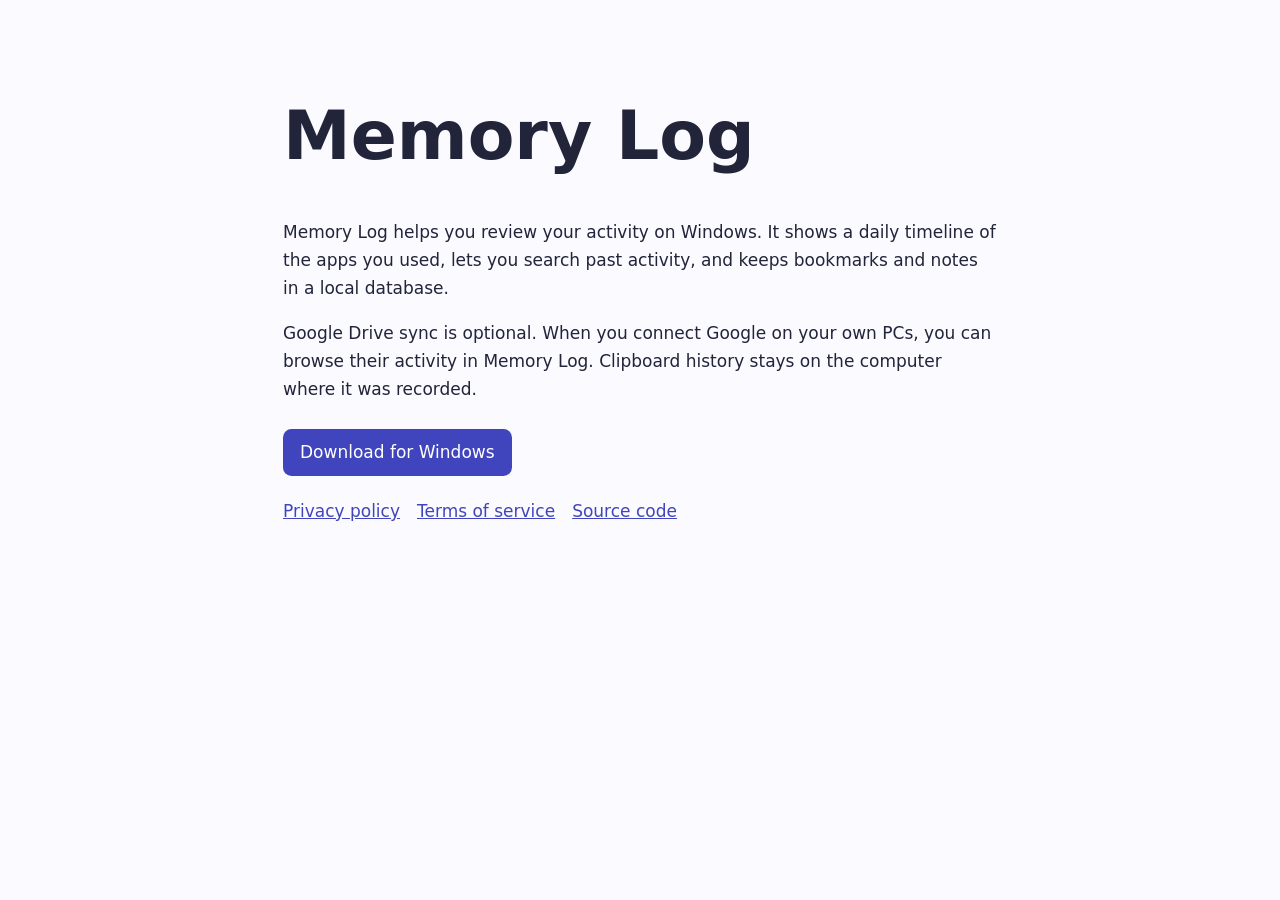
<file: docs/index.html>
<!doctype html>
<html lang="en">
<head>
  <meta charset="utf-8">
  <meta name="viewport" content="width=device-width, initial-scale=1">
  <meta name="description" content="Memory Log records your own Windows activity and can sync it across your personal PCs.">
  <title>Memory Log</title>
  <link rel="stylesheet" href="site.css">
</head>
<body>
  <main>
    <h1>Memory Log</h1>
    <p>Memory Log helps you review your activity on Windows. It shows a daily timeline
      of the apps you used, lets you search past activity, and keeps bookmarks and notes
      in a local database.</p>
    <p>Google Drive sync is optional. When you connect Google on your own PCs, you can
      browse their activity in Memory Log. Clipboard history stays on the computer where
      it was recorded.</p>
    <a class="download" href="https://github.com/pirat786/memory-log/releases">Download for Windows</a>
    <nav aria-label="Project information">
      <a href="privacy.html">Privacy policy</a>
      <a href="terms.html">Terms of service</a>
      <a href="https://github.com/pirat786/memory-log">Source code</a>
    </nav>
  </main>
</body>
</html>
</file>
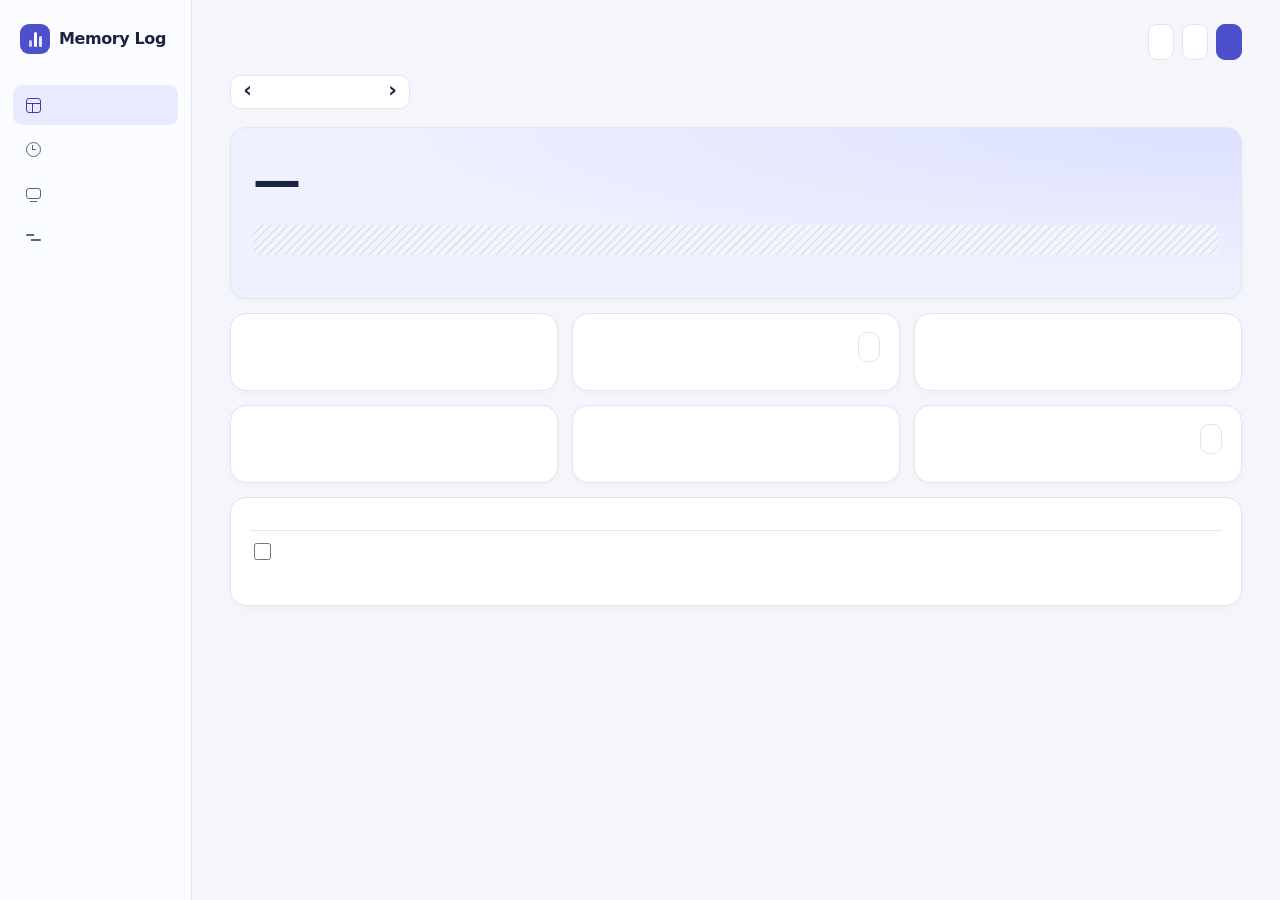
<file: ui/index.html>
<!doctype html>
<html lang="ru">
<head>
  <meta charset="utf-8">
  <meta name="viewport" content="width=device-width, initial-scale=1">
  <title>Memory Log</title>
  <script src="theme.js"></script>
  <link rel="stylesheet" href="style.css">
</head>
<body>
  <div class="app-shell">
    <aside class="sidebar">
      <div class="brand"><span class="brand-mark" aria-hidden="true"><i></i><i></i><i></i></span>Memory Log</div>
      <nav class="views" data-i18n-label="view.label">
        <button type="button" data-view="day" aria-controls="dayView" aria-current="page">
          <span class="nav-icon icon-day" aria-hidden="true"></span><span data-i18n="view.day"></span>
        </button>
        <button type="button" data-view="history" aria-controls="historyView">
          <span class="nav-icon icon-history" aria-hidden="true"></span><span data-i18n="view.history"></span>
        </button>
        <button type="button" data-view="system" aria-controls="systemView">
          <span class="nav-icon icon-system" aria-hidden="true"></span><span data-i18n="view.system"></span>
        </button>
        <button type="button" data-view="settings" aria-controls="settingsView">
          <span class="nav-icon icon-settings" aria-hidden="true"></span><span data-i18n="view.settings"></span>
        </button>
      </nav>
    </aside>

    <main>
      <header class="page-header">
        <h1 id="pageTitle" tabindex="-1" data-i18n="view.day"></h1>
        <div class="actions">
          <span id="status" class="status" role="status"></span>
          <button id="syncIndicator" class="small" type="button" data-i18n="sync.indicator" hidden></button>
          <button id="updateIndicator" class="small" type="button" data-i18n="update.indicator" hidden></button>
          <button id="themeToggle" type="button" data-i18n="theme.toggle"></button>
          <button id="pause" data-i18n="btn.pause"></button>
          <button id="mark" class="primary" data-i18n="btn.mark"></button>
        </div>
      </header>
      <div class="nav-row">
        <div id="dateNav" class="date-nav">
          <button id="prev" type="button" data-i18n-label="nav.prev">‹</button>
          <button id="date" class="date-picker" type="button" aria-haspopup="dialog" data-i18n-title="calendar.title" data-i18n="nav.today"></button>
          <button id="next" type="button" data-i18n-label="nav.next">›</button>
        </div>
        <select id="deviceScope" class="device-scope" data-i18n-label="sync.filter" hidden></select>
      </div>
      <div id="errorBox" class="error" role="alert" hidden></div>
      <div id="breakReminder" class="break-reminder" role="status" hidden>
        <span id="breakReminderText"></span>
        <button id="dismissBreak" class="small" type="button" data-i18n="break.dismiss"></button>
      </div>

      <div id="dayView" class="view" aria-labelledby="pageTitle">
        <section id="allDevicesOverview" hidden aria-labelledby="allDevicesTitle">
          <h2 id="allDevicesTitle" data-i18n="sync.all"></h2>
          <div id="allDevicesRows"></div>
        </section>
        <section class="hero" aria-labelledby="dayTrackTitle">
          <h2 id="dayTrackTitle" data-i18n="track.title"></h2>
          <div class="activity-total">
            <div class="big" id="total">—</div>
            <div class="muted" data-i18n="hero.caption"></div>
            <div class="day-delta muted" id="dayDelta"></div>
          </div>
          <div class="muted" id="rhythm"></div>
          <div id="dayTrack" class="day-track" role="group" aria-labelledby="dayTrackTitle">
            <div id="trackSegments" class="track-segments"></div>
            <div id="trackBookmarks" class="track-bookmarks"></div>
          </div>
          <div id="trackHours" class="track-hours" aria-hidden="true"></div>
          <div id="trackLegend" class="track-legend"></div>
          <div id="trackSelection" class="range-filter track-selection" hidden>
            <span id="trackSelectionLabel"></span>
            <button id="openTrackWindow" type="button" data-i18n="search.open_window"></button>
          </div>
        </section>

        <div class="overview-grid">
          <section>
            <h2 data-i18n="sec.activity"></h2>
            <div id="categories" class="bars"></div>
          </section>
          <section>
            <div class="card-heading">
              <h2 data-i18n="sec.week"></h2>
              <button id="openComparison" class="small" type="button" data-i18n="compare.open"></button>
            </div>
            <div id="week"></div>
          </section>
          <section>
            <h2 data-i18n="sec.apps"></h2>
            <div id="apps" class="bars"></div>
          </section>
          <section data-section="focus">
            <h2 data-i18n="sec.focus"></h2>
            <div id="focus"></div>
          </section>
          <section data-section="sites">
            <h2 data-i18n="sec.sites"></h2>
            <div id="sites" class="bars"></div>
            <div class="muted small-text" data-i18n="sites.note"></div>
          </section>
          <section data-section="goals">
            <div class="card-heading">
              <h2 data-i18n="sec.goals"></h2>
              <button id="addGoal" class="small" data-i18n="goal.add"></button>
            </div>
            <div id="goals"></div>
          </section>
        </div>
        <section data-section="comparison">
          <h2 id="comparisonTitle" tabindex="-1" data-i18n="compare.title"></h2>
          <form id="workHours" class="setting-row compare-hours">
            <label><input id="workOnly" type="checkbox"> <span data-i18n="compare.work_only"></span></label>
            <div id="workTimes" class="setting-actions" hidden>
              <input id="workStart" type="time" value="09:00" data-i18n-label="compare.work_start" required>
              <input id="workEnd" type="time" value="18:00" data-i18n-label="compare.work_end" required>
              <button type="submit" data-i18n="common.save"></button>
            </div>
          </form>
          <p class="muted small-text" data-i18n="compare.note"></p>
          <div id="comparison"></div>
        </section>
      </div>

      <div id="historyView" class="view" aria-labelledby="pageTitle" hidden>
        <section class="history-panel">
          <div class="history-header">
            <div class="tabs" role="group" data-i18n-label="hist.title">
              <button class="tab active" data-tab="windows" aria-pressed="true" data-i18n="hist.tab.windows"></button>
              <button class="tab" data-tab="clips" aria-pressed="false" data-i18n="hist.tab.clips"></button>
              <button class="tab" data-tab="bookmarks" aria-pressed="false" data-i18n="sec.bookmarks"></button>
              <button class="tab" data-tab="downloads" aria-pressed="false" data-i18n="sec.downloads"></button>
              <button class="tab" data-tab="all" aria-pressed="false" data-i18n="hist.tab.all"></button>
            </div>
            <button id="export" class="small" data-i18n="tools.export"></button>
          </div>
          <div id="exportMsg" class="muted" role="status"></div>
          <div id="historyFilter">
            <div id="historyRange" class="range-filter" hidden>
              <span id="rangeLabel"></span>
              <button id="clearRange" type="button" data-i18n="track.clear"></button>
            </div>
            <div class="history-controls">
              <input id="q" type="search" autocomplete="off" data-i18n-label="hist.search">
              <select id="windowOrder" data-i18n-label="hist.view" hidden>
                <option value="grouped" data-i18n="hist.view.grouped"></option>
                <option value="time" data-i18n="hist.view.time"></option>
              </select>
              <select id="clipKind" hidden>
                <option value="all" data-i18n="clip.kind.all"></option>
                <option value="text" data-i18n="clip.kind.text"></option>
                <option value="images" data-i18n="clip.kind.images"></option>
              </select>
            </div>
            <div class="note-row">
              <div id="tabNote" class="muted small-text"></div>
              <button id="clearClips" class="small" data-i18n="hist.clear" hidden></button>
            </div>
            <div id="list" class="timeline"></div>
          </div>
          <div id="bookmarks" class="timeline" hidden></div>
          <div id="downloads" class="timeline" hidden></div>
        </section>
      </div>

      <div id="systemView" class="view" aria-labelledby="pageTitle" hidden>
        <div class="system-grid">
          <section class="wide" aria-labelledby="sysSpecsTitle">
            <div class="card-heading">
              <h2 id="sysSpecsTitle" data-i18n="system.specs"></h2>
              <span id="sysLiveClock" class="muted small-text"></span>
            </div>
            <div id="sysSpecs" class="cards"></div>
            <div id="sysDisks" class="bars sys-disks"></div>
          </section>
          <section>
            <h2 data-i18n="sec.load"></h2>
            <div id="load" class="cards"></div>
            <div id="loadHours" class="chart"></div>
          </section>
          <section class="wide">
            <h2 data-i18n="sec.net"></h2>
            <div id="net" class="cards"></div>
            <div id="hours" class="chart"></div>
            <div class="muted small-text" data-i18n="net.note"></div>
          </section>
          <section class="wide">
            <h2 data-i18n="sec.procs"></h2>
            <div id="procs"></div>
          </section>
          <section class="wide" data-section="live_procs" aria-labelledby="liveProcsTitle">
            <div class="card-heading">
              <h2 id="liveProcsTitle" data-i18n="system.live_procs"></h2>
              <div class="live-proc-controls">
                <input id="procSearch" type="search" autocomplete="off" data-i18n-label="system.proc_search">
                <select id="procSort" data-i18n-label="system.proc_sort">
                  <option value="cpu" data-i18n="system.sort_cpu"></option>
                  <option value="mem" data-i18n="system.sort_mem"></option>
                </select>
                <button id="procRefresh" class="small" type="button" data-i18n="system.refresh"></button>
              </div>
            </div>
            <div id="liveProcMsg" class="muted small-text"></div>
            <div id="liveProcs" class="live-procs"></div>
          </section>
          <section>
            <h2 data-i18n="sec.health"></h2>
            <div id="health"></div>
          </section>
          <section class="wide" data-section="junk" aria-labelledby="junkTitle">
            <div class="card-heading">
              <h2 id="junkTitle" data-i18n="system.junk_title"></h2>
              <div class="live-proc-controls">
                <select id="junkAge" data-i18n-label="system.junk_age">
                  <option value="24" data-i18n="system.junk_age_24"></option>
                  <option value="1" data-i18n="system.junk_age_1"></option>
                  <option value="0" data-i18n="system.junk_age_0"></option>
                </select>
                <button id="scanJunk" class="small" type="button" data-i18n="system.junk_scan"></button>
                <button id="cleanJunk" class="small danger" type="button" data-i18n="system.junk_clean" hidden></button>
              </div>
            </div>
            <div id="junkMsg" class="muted small-text"></div>
            <div id="junkList"></div>
          </section>
          <section data-section="startup" aria-labelledby="startupTitle">
            <div class="card-heading">
              <h2 id="startupTitle" data-i18n="system.startup_title"></h2>
              <button id="refreshStartup" class="small" type="button" data-i18n="system.refresh"></button>
            </div>
            <div id="startupMsg" class="muted small-text"></div>
            <div id="startupList" class="live-procs"></div>
          </section>
          <section data-section="ports" aria-labelledby="portsTitle">
            <div class="card-heading">
              <h2 id="portsTitle" data-i18n="system.ports_title"></h2>
              <div class="live-proc-controls">
                <input id="portSearch" type="search" autocomplete="off" data-i18n-label="system.port_search">
                <button id="refreshPorts" class="small" type="button" data-i18n="system.refresh"></button>
              </div>
            </div>
            <div id="portsList" class="live-procs"></div>
          </section>
          <section class="wide" data-section="power" aria-labelledby="powerTitle">
            <div class="card-heading">
              <h2 id="powerTitle" data-i18n="system.power_title"></h2>
              <label class="section-toggle">
                <input id="keepAwake" type="checkbox">
                <span data-i18n="system.keep_awake"></span>
              </label>
            </div>
            <p class="muted small-text" data-i18n="system.power_note"></p>
            <div class="power-controls">
              <select id="powerCondition" data-i18n-label="system.power_cond">
                <option value="net_idle" data-i18n="system.cond_net"></option>
                <option value="cpu_idle" data-i18n="system.cond_cpu"></option>
                <option value="timer" data-i18n="system.cond_timer"></option>
              </select>
              <select id="powerDelay" data-i18n-label="system.power_delay">
                <option value="2" data-i18n="system.delay_2"></option>
                <option value="5" data-i18n="system.delay_5"></option>
                <option value="15" data-i18n="system.delay_15"></option>
                <option value="30" data-i18n="system.delay_30"></option>
                <option value="60" data-i18n="system.delay_60"></option>
              </select>
              <select id="powerAction" data-i18n-label="system.power_act">
                <option value="sleep" data-i18n="system.act_sleep"></option>
                <option value="shutdown" data-i18n="system.act_shutdown"></option>
              </select>
              <button id="powerApply" class="small" type="button" data-i18n="system.power_start"></button>
              <button id="powerCancel" class="small danger" type="button" data-i18n="system.power_cancel" hidden></button>
            </div>
            <div id="powerStatus" class="muted small-text"></div>
          </section>
        </div>
      </div>

      <div id="settingsView" class="view" aria-labelledby="pageTitle" hidden>
        <div id="toolMsg" class="settings-feedback muted" role="status"></div>
        <section class="settings-card" aria-labelledby="generalTitle">
          <h2 id="generalTitle" data-i18n="settings.general"></h2>
          <div class="setting-row">
            <label for="lang" data-i18n="lang.label"></label>
            <select id="lang"></select>
          </div>
          <div class="setting-row">
            <label for="themeMode" data-i18n="theme.toggle"></label>
            <select id="themeMode">
              <option value="system" data-i18n="theme.system"></option>
              <option value="light" data-i18n="theme.light"></option>
              <option value="dark" data-i18n="theme.dark"></option>
            </select>
          </div>
          <label class="setting-row">
            <span data-i18n="tools.autostart"></span>
            <input id="autostart" type="checkbox">
          </label>
          <div class="setting-row">
            <label for="breakMinutes" data-i18n="break.label"></label>
            <select id="breakMinutes">
              <option value="0" data-i18n="break.off"></option>
              <option value="45" data-i18n="break.45"></option>
              <option value="60" data-i18n="break.60"></option>
              <option value="90" data-i18n="break.90"></option>
            </select>
          </div>
          <label class="setting-row">
            <span data-i18n="widget.label"></span>
            <input id="widgetToggle" type="checkbox">
          </label>
          <label class="setting-row">
            <span>
              <span data-i18n="settings.layout_fix"></span>
              <span class="muted small-text" style="display:block" data-i18n="settings.layout_fix_hint"></span>
            </span>
            <input id="layoutFixToggle" type="checkbox">
          </label>
        </section>
        <section class="settings-card" aria-labelledby="recordingTitle">
          <h2 id="recordingTitle" data-i18n="settings.recording"></h2>
          <form id="idleSettings" class="setting-row">
            <label for="idleMinutes" data-i18n="idle.label"></label>
            <div class="setting-actions">
              <input id="idleMinutes" type="number" min="1" max="60" step="1" required disabled>
              <button id="saveIdle" type="submit" disabled data-i18n="common.save"></button>
            </div>
          </form>
          <form id="recordingSettings">
            <fieldset id="recordingFields" disabled>
              <label class="setting-row">
                <span data-i18n="record.clipboard"></span>
                <input id="recordClipboard" type="checkbox">
              </label>
              <div class="setting-row">
                <label for="retentionDays" data-i18n="record.retention"></label>
                <input id="retentionDays" type="number" min="0" max="3650" required>
              </div>
              <div class="recording-exclusions">
                <label for="excludedApps" data-i18n="record.excluded"></label>
                <textarea id="excludedApps" rows="3" maxlength="4096" aria-describedby="excludedHint"></textarea>
                <div id="excludedHint" class="muted small-text" data-i18n="record.excluded_hint"></div>
              </div>
              <button type="submit" data-i18n="common.save"></button>
            </fieldset>
          </form>
        </section>
        <section class="settings-card" aria-labelledby="dataTitle">
          <h2 id="dataTitle" data-i18n="settings.data"></h2>
          <button id="forget" class="danger" data-i18n="tools.forget"></button>
          <form id="deletePeriod" class="setting-row delete-period">
            <label><span data-i18n="record.from"></span><input id="deleteFrom" type="date" required></label>
            <label><span data-i18n="record.through"></span><input id="deleteThrough" type="date" required></label>
            <button type="submit" class="danger" data-i18n="record.delete"></button>
          </form>
        </section>
        <section class="settings-card" aria-labelledby="categoryRulesTitle">
          <h2 id="categoryRulesTitle" data-i18n="category.rules"></h2>
          <div id="categoryRules"></div>
        </section>
        <section class="settings-card" aria-labelledby="syncTitle">
          <h2 id="syncTitle" tabindex="-1" data-i18n="sync.title"></h2>
          <div id="syncStatus" class="muted" role="status"></div>
          <progress id="syncProgress" class="sync-progress" aria-labelledby="syncTitle" hidden></progress>
          <form id="syncSettings">
            <fieldset id="syncFields" disabled>
              <div class="setting-row">
                <label for="syncDeviceName" data-i18n="sync.device_name"></label>
                <input id="syncDeviceName" type="text" maxlength="64" required>
              </div>
              <div id="syncConnectFields">
                <label class="setting-row">
                  <span data-i18n="sync.history"></span><input id="syncHistory" type="checkbox">
                </label>
                <p class="muted small-text" data-i18n="sync.consent"></p>
              </div>
              <div class="sync-actions">
                <button id="syncConnect" type="submit" class="primary" data-i18n="sync.connect"></button>
                <button id="syncRename" type="submit" data-i18n="common.save" hidden></button>
                <button id="syncNow" type="button" data-i18n="sync.now" hidden></button>
                <button id="syncDisconnect" type="button" data-i18n="sync.disconnect" hidden></button>
              </div>
            </fieldset>
          </form>
          <div id="syncDevices" class="sync-devices"></div>
        </section>
        <section class="settings-card" aria-labelledby="sectionsTitle">
          <h2 id="sectionsTitle" data-i18n="settings.sections"></h2>
          <p class="muted small-text" data-i18n="settings.sections_note"></p>
          <div id="sectionToggles" class="section-toggles"></div>
        </section>
        <section id="updateSettings" class="settings-card" aria-labelledby="updateTitle" hidden>
          <h2 id="updateTitle" tabindex="-1" data-i18n="update.title"></h2>
          <p id="updateStatus" class="muted" role="status"></p>
          <button id="updateCheck" type="button" data-i18n="update.check"></button>
          <button id="updateInstall" type="button" class="primary" data-i18n="update.install" hidden></button>
        </section>
      </div>
    </main>
  </div>

  <dialog id="calendarDlg" aria-labelledby="calendarTitle">
    <div class="card-heading">
      <h3 id="calendarTitle" data-i18n="calendar.title"></h3>
      <form method="dialog"><button type="submit" class="small" data-i18n="common.cancel"></button></form>
    </div>
    <div class="calendar-nav">
      <button id="calendarPrev" type="button" data-i18n-label="calendar.prev">‹</button>
      <strong id="calendarMonth" aria-live="polite"></strong>
      <button id="calendarNext" type="button" data-i18n-label="calendar.next">›</button>
    </div>
    <div id="calendarDays" class="calendar-days"></div>
    <p class="muted small-text" data-i18n="calendar.legend"></p>
  </dialog>

  <dialog id="categoryDlg" aria-labelledby="categoryTitle">
    <form method="dialog">
      <h3 id="categoryTitle" data-i18n="category.edit"></h3>
      <p id="categoryTarget" class="muted"></p>
      <label for="categoryValue" data-i18n="category.label"></label>
      <select id="categoryValue"></select>
      <label for="categoryScope" data-i18n="category.scope"></label>
      <select id="categoryScope">
        <option value="visit" data-i18n="category.visit"></option>
        <option value="window" data-i18n="category.window"></option>
        <option value="app" data-i18n="category.app"></option>
      </select>
      <div class="row">
        <button value="cancel" data-i18n="common.cancel"></button>
        <button value="ok" class="primary" data-i18n="common.save"></button>
      </div>
    </form>
  </dialog>

  <dialog id="noteDlg">
    <form method="dialog">
      <h3 data-i18n="note.title"></h3>
      <input id="noteText" type="text" data-i18n-placeholder="note.ph" autocomplete="off">
      <div class="row">
        <button value="cancel" data-i18n="common.cancel"></button>
        <button value="ok" class="primary" data-i18n="common.save"></button>
      </div>
    </form>
  </dialog>

  <dialog id="goalDlg">
    <form method="dialog">
      <h3 data-i18n="goaldlg.title"></h3>
      <select id="goalCat"></select>
      <input id="goalMin" type="number" min="0" step="5" data-i18n-placeholder="goaldlg.ph">
      <div class="row">
        <button value="cancel" data-i18n="common.cancel"></button>
        <button value="ok" class="primary" data-i18n="common.save"></button>
      </div>
    </form>
  </dialog>

  <dialog id="clipImageDlg" class="clip-image-dlg">
    <div class="clip-image-dlg-head">
      <span id="clipImageMeta" class="muted small-text"></span>
      <button id="clipImageClose" type="button" class="small">✕</button>
    </div>
    <img id="clipImageFull" alt="">
  </dialog>

  <script src="i18n.js"></script>
  <script src="controls.js"></script>
  <script src="sync.js"></script>
  <script src="updater.js"></script>
  <script src="system.js"></script>
  <script src="history.js"></script>
  <script src="app.js"></script>
</body>
</html>
</file>
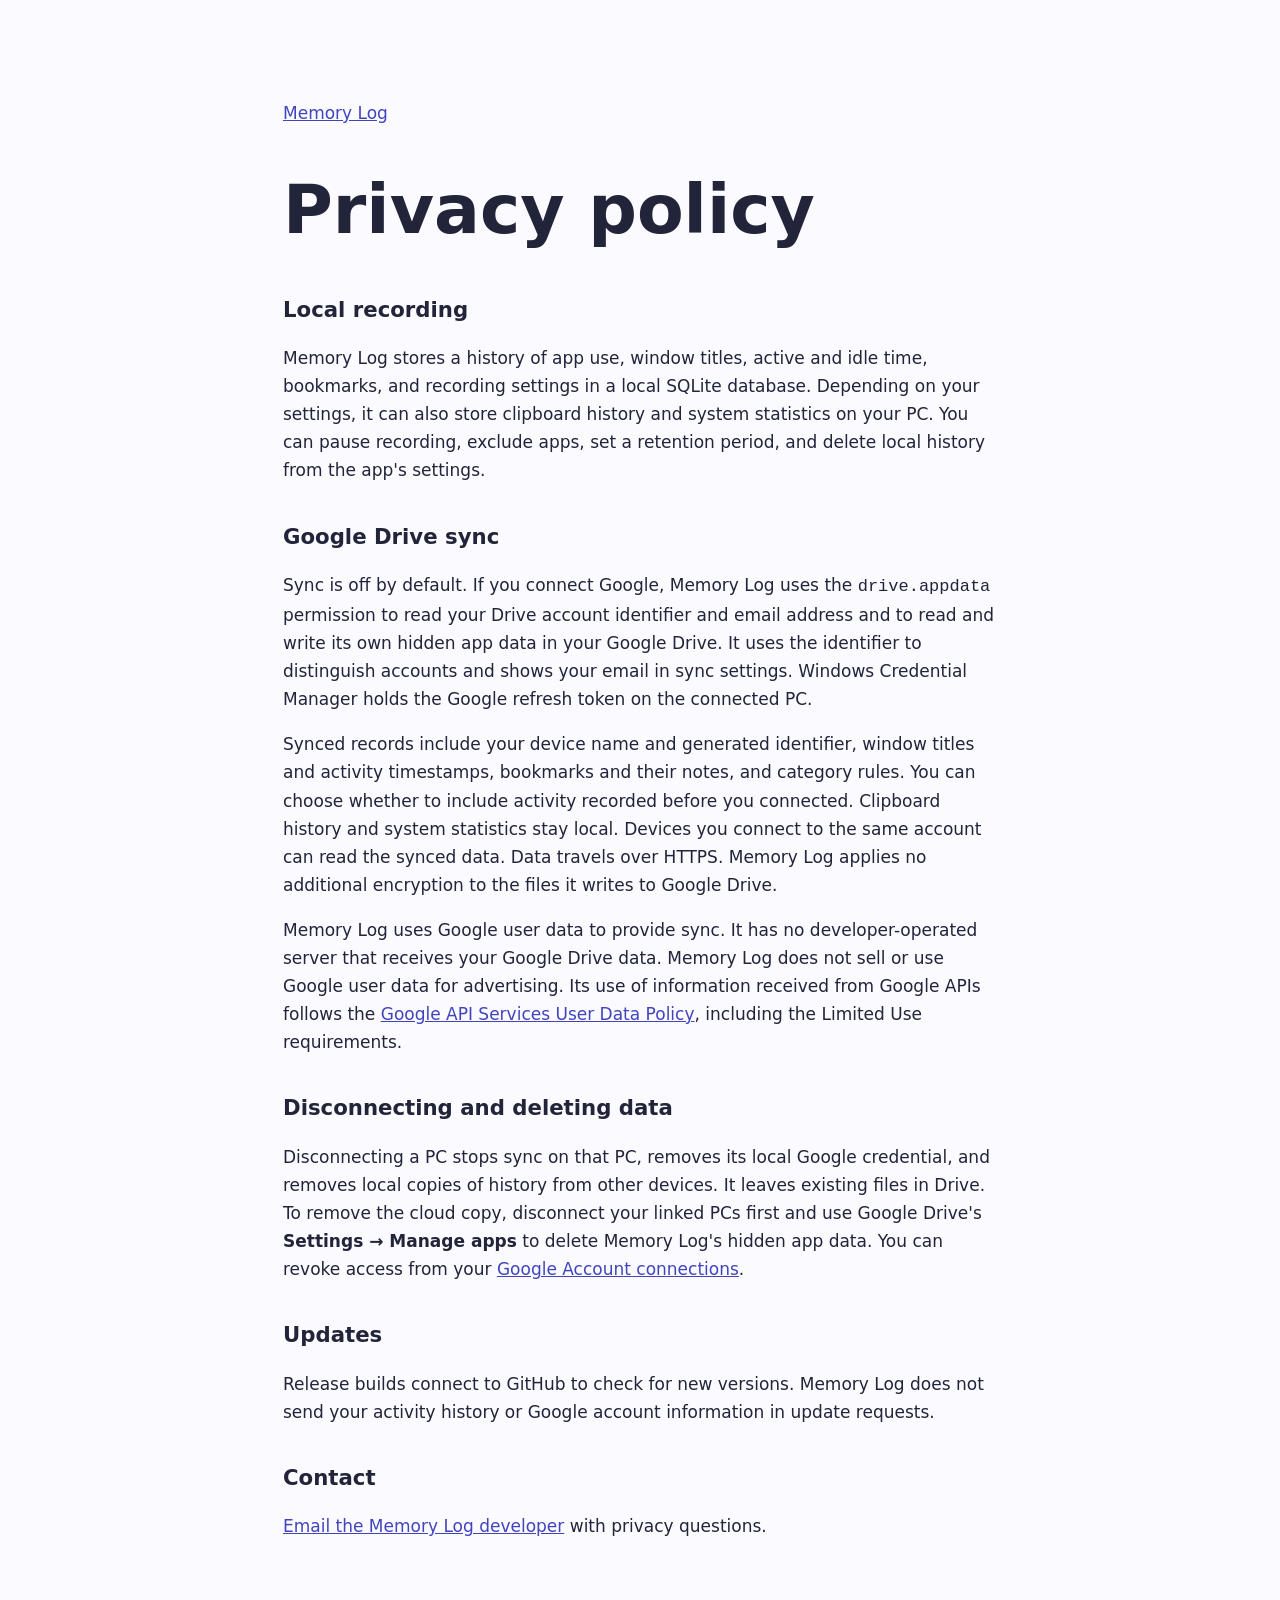
<file: docs/privacy.html>
<!doctype html>
<html lang="en">
<head>
  <meta charset="utf-8">
  <meta name="viewport" content="width=device-width, initial-scale=1">
  <title>Privacy policy · Memory Log</title>
  <link rel="stylesheet" href="site.css">
</head>
<body>
  <main>
    <a href="./">Memory Log</a>
    <h1>Privacy policy</h1>
    <h2>Local recording</h2>
    <p>Memory Log stores a history of app use, window titles, active and idle time,
      bookmarks, and recording settings in a local SQLite database. Depending on your
      settings, it can also store clipboard history and system statistics on your PC.
      You can pause recording, exclude apps, set a retention period, and delete local
      history from the app's settings.</p>
    <h2>Google Drive sync</h2>
    <p>Sync is off by default. If you connect Google, Memory Log uses the
      <code>drive.appdata</code> permission to read your Drive account identifier and
      email address and to read and write its own hidden app data in your Google Drive.
      It uses the identifier to distinguish accounts and shows your email in sync settings.
      Windows Credential Manager holds the Google refresh token on the connected PC.</p>
    <p>Synced records include your device name and generated identifier, window titles
      and activity timestamps, bookmarks and their notes, and category rules. You can
      choose whether to include activity recorded before you connected. Clipboard history
      and system statistics stay local. Devices you connect to the same account can
      read the synced data. Data travels over HTTPS. Memory Log applies no additional
      encryption to the files it writes to Google Drive.</p>
    <p>Memory Log uses Google user data to provide sync. It has no developer-operated
      server that receives your Google Drive data. Memory Log does not sell or use
      Google user data for advertising. Its use of information received from Google APIs
      follows the <a href="https://developers.google.com/terms/api-services-user-data-policy">Google API Services User Data Policy</a>,
      including the Limited Use requirements.</p>
    <h2>Disconnecting and deleting data</h2>
    <p>Disconnecting a PC stops sync on that PC, removes its local Google credential,
      and removes local copies of history from other devices. It leaves existing files
      in Drive. To remove the cloud copy, disconnect your linked PCs first and use
      Google Drive's <strong>Settings → Manage apps</strong> to delete Memory Log's
      hidden app data. You can revoke access from your
      <a href="https://myaccount.google.com/connections">Google Account connections</a>.</p>
    <h2>Updates</h2>
    <p>Release builds connect to GitHub to check for new versions. Memory Log does not
      send your activity history or Google account information in update requests.</p>
    <h2>Contact</h2>
    <p><a href="mailto:serezha.5300@gmail.com">Email the Memory Log developer</a> with privacy questions.</p>
  </main>
</body>
</html>
</file>
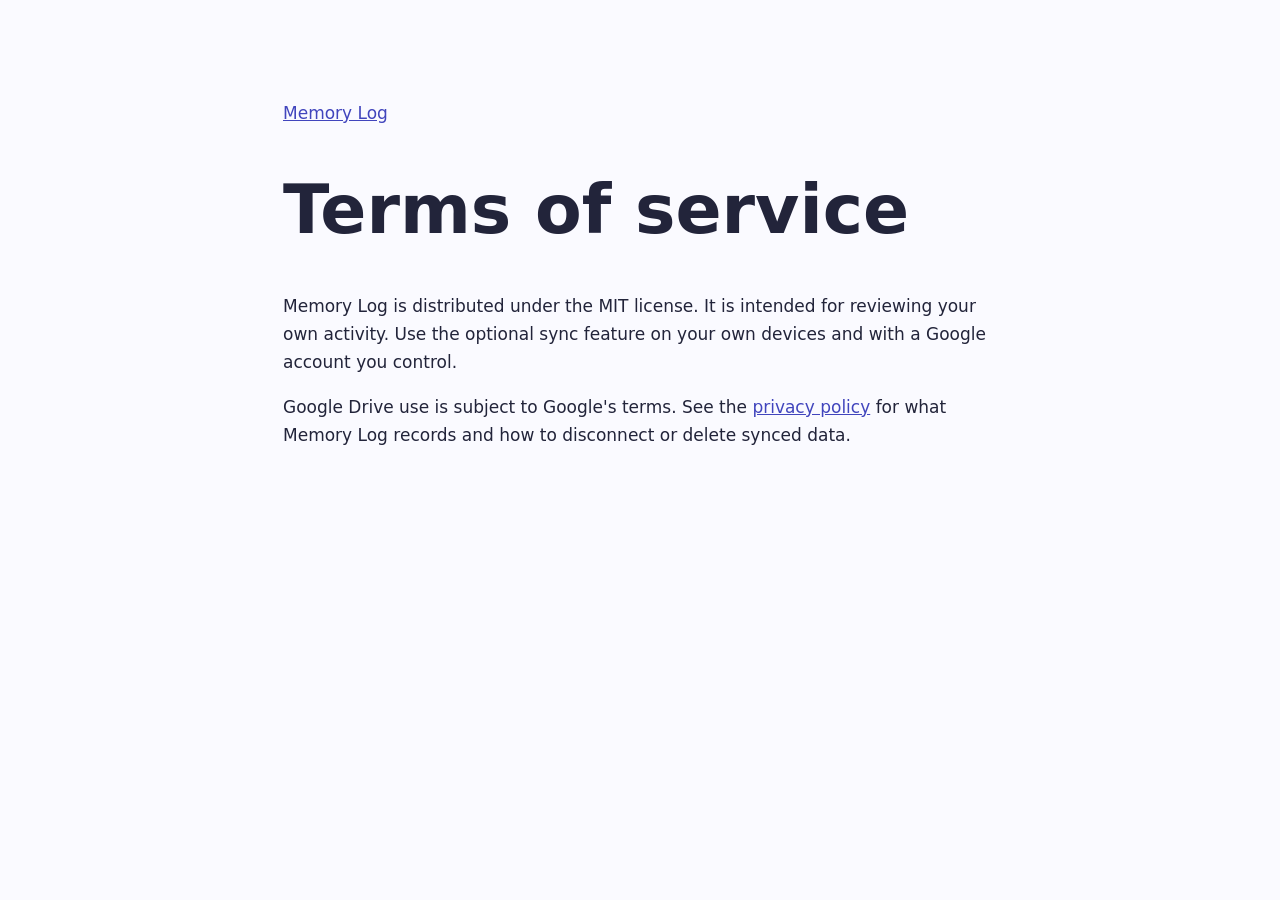
<file: docs/terms.html>
<!doctype html>
<html lang="en">
<head>
  <meta charset="utf-8">
  <meta name="viewport" content="width=device-width, initial-scale=1">
  <title>Terms of service · Memory Log</title>
  <link rel="stylesheet" href="site.css">
</head>
<body>
  <main>
    <a href="./">Memory Log</a>
    <h1>Terms of service</h1>
    <p>Memory Log is distributed under the MIT license.
      It is intended for reviewing your own activity. Use the optional sync feature
      on your own devices and with a Google account you control.</p>
    <p>Google Drive use is subject to Google's terms. See the
      <a href="privacy.html">privacy policy</a> for what Memory Log records and how
      to disconnect or delete synced data.</p>
  </main>
</body>
</html>
</file>
<file: docs/site.css>
:root {
  color-scheme: light dark;
  font: 17px/1.65 system-ui, sans-serif;
  color: light-dark(#22243a, #f1f1fa);
  background: light-dark(#fafaff, #141525);
}

main {
  max-width: 42rem;
  margin: clamp(2rem, 11vh, 7rem) auto;
  padding: 0 1.25rem;
}

h1 { font-size: clamp(2.3rem, 7vw, 4rem); line-height: 1.08; }
h2 { font-size: 1.25rem; margin-top: 2rem; }
a { color: light-dark(#4145bd, #bdbdff); }
.download {
  display: inline-block;
  margin: 0.5rem 0 1.25rem;
  padding: 0.55rem 1rem;
  border-radius: 0.5rem;
  color: white;
  background: #4145bd;
  text-decoration: none;
}

nav { display: flex; flex-wrap: wrap; gap: 0.45rem 1rem; }
</file>
<file: ui/style.css>
:root {
  color-scheme: light dark;
  --bg: light-dark(#f4f6fb, #111625);
  --sidebar: light-dark(#fbfcff, #161c2b);
  --card: light-dark(#fff, #1a2234);
  --surface: light-dark(#f3f5fb, #202a40);
  --text: light-dark(#1a2340, #eff2fb);
  --muted: light-dark(#56637f, #a7b3ce);
  --accent: light-dark(#4d50cc, #6669e4);
  --accent-text: light-dark(#383cb5, #c1c4ff);
  --accent-soft: light-dark(#e9eaff, #2e335d);
  --hero: light-dark(#f0f1ff, #232c4b);
  --hero-glow: light-dark(#dce0ff, #333e76);
  --line: light-dark(#e0e5f0, #303c56);
  --good: light-dark(#1d7e59, #76d9a9);
  --idle: light-dark(#945b16, #edbc72);
  --warn: light-dark(#b3384b, #ff9aa7);
  --shadow: 0 2px 6px light-dark(#24345e08, transparent);
}
:root[data-theme="light"] { color-scheme: light; }
:root[data-theme="dark"] { color-scheme: dark; }
* { box-sizing: border-box; }
[hidden] { display: none !important; }
body { margin: 0; background: var(--bg); color: var(--text); font: 14px/1.5 "Segoe UI Variable Text", "Segoe UI", system-ui, sans-serif; }
button, input, select { font: inherit; color: inherit; }
button, input:not([type="checkbox"]), select {
  border: 1px solid var(--line);
  background: var(--card);
  border-radius: 9px;
}
button { cursor: pointer; min-height: 36px; padding: 6px 12px; font-weight: 600; }
button:hover:not(:disabled) { border-color: var(--accent); }
button:disabled { opacity: .42; cursor: default; }
:focus-visible { outline: 2px solid var(--accent); outline-offset: 3px; }
button.small { min-height: 30px; padding: 4px 10px; font-size: 12px; }
button.primary { background: var(--accent); border-color: var(--accent); color: #fff; }
button.primary:hover:not(:disabled) { filter: brightness(1.09); }
button.danger { color: var(--warn); }
button.danger:hover:not(:disabled) { border-color: var(--warn); }
input:not([type="checkbox"]), select { min-height: 38px; padding: 7px 11px; }
input[type="checkbox"] { accent-color: var(--accent); inline-size: 17px; block-size: 17px; }
h1, h2, h3 { font-family: "Segoe UI Variable Display", "Segoe UI", system-ui, sans-serif; }
h1 { margin: 0; font-size: 31px; font-weight: 700; line-height: 1.15; letter-spacing: -.035em; }
h2 { margin: 0 0 14px; font-size: 16px; line-height: 1.3; letter-spacing: -.01em; }
h3 { margin: 0 0 10px; font-size: 16px; }
.muted { color: var(--muted); }
.small-text { font-size: 12px; }

.app-shell { display: grid; grid-template-columns: 192px minmax(0, 1fr); min-height: 100vh; }
.sidebar {
  position: sticky;
  top: 0;
  align-self: start;
  height: 100vh;
  padding: 24px 13px;
  border-inline-end: 1px solid var(--line);
  background: var(--sidebar);
}
.brand {
  display: flex;
  align-items: center;
  gap: 9px;
  padding-inline: 7px;
  font-size: 16px;
  font-weight: 750;
  letter-spacing: -.025em;
}
.brand-mark {
  display: flex;
  align-items: end;
  justify-content: center;
  gap: 2px;
  width: 30px;
  height: 30px;
  padding: 7px 5px;
  border-radius: 9px;
  background: var(--accent);
}
.brand-mark i { width: 3px; border-radius: 2px; background: #fff; }
.brand-mark i:nth-child(1) { height: 7px; opacity: .72; }
.brand-mark i:nth-child(2) { height: 15px; }
.brand-mark i:nth-child(3) { height: 11px; opacity: .86; }
.views { display: grid; gap: 4px; margin-top: 31px; }
.views button {
  background: transparent;
  border: 1px solid transparent;
  color: var(--muted);
  display: flex;
  align-items: center;
  gap: 10px;
  min-height: 40px;
  text-align: start;
}
.views button:hover:not(:disabled) { background: var(--surface); border-color: transparent; color: var(--text); }
.views button[aria-current="page"], .views button[aria-current="page"]:hover {
  background: var(--accent-soft);
  color: var(--accent-text);
}
.nav-icon { position: relative; flex: none; display: inline-block; width: 15px; height: 15px; }
.icon-day { border: 1.5px solid currentColor; border-radius: 3px; }
.icon-day::before, .icon-day::after { content: ""; position: absolute; background: currentColor; }
.icon-day::before { inset: 4px 0 auto; height: 1px; }
.icon-day::after { inset: 4px auto 0 5px; width: 1px; }
.icon-history { border: 1.5px solid currentColor; border-radius: 50%; }
.icon-history::after {
  content: "";
  position: absolute;
  inset: 2px auto auto 5px;
  width: 3px;
  height: 4px;
  border: solid currentColor;
  border-width: 0 0 1px 1px;
}
.icon-system { border: 1.5px solid currentColor; border-radius: 3px; height: 11px; align-self: center; }
.icon-system::after { content: ""; position: absolute; inset: auto 3px -4px; height: 1px; background: currentColor; }
.icon-settings::before, .icon-settings::after {
  content: "";
  position: absolute;
  inset-inline: 0;
  height: 2px;
  border-radius: 2px;
  background: currentColor;
}
.icon-settings::before { top: 4px; border-inline-end: 7px solid var(--sidebar); }
.icon-settings::after { bottom: 4px; border-inline-start: 5px solid var(--sidebar); }
.views button:hover .icon-settings::before, .views button:hover .icon-settings::after { border-color: var(--surface); }
.views button[aria-current="page"] .icon-settings::before,
.views button[aria-current="page"] .icon-settings::after { border-color: var(--accent-soft); }

main { width: min(100%, 1540px); margin-inline: auto; padding: 24px clamp(16px, 3vw, 38px) 32px; min-width: 0; }
.page-header { display: flex; justify-content: space-between; align-items: center; flex-wrap: wrap; gap: 12px; }
.actions { display: flex; align-items: center; flex-wrap: wrap; gap: 8px; }
.actions button { white-space: nowrap; }
#syncIndicator { display: inline-flex; align-items: center; gap: 6px; }
#syncIndicator::before { content: ""; inline-size: 6px; block-size: 6px; border-radius: 50%; background: var(--good); }
.status {
  display: inline-flex;
  align-items: center;
  gap: 5px;
  color: var(--muted);
  margin-inline-end: 4px;
  font-size: 12px;
}
.status::before { content: ""; background: currentColor; inline-size: 6px; block-size: 6px; border-radius: 50%; }
.status:empty { display: none; }
.status.ok { color: var(--good); }
.status.inactive { color: var(--idle); }
.status.bad { color: var(--warn); }
.nav-row { display: flex; align-items: center; flex-wrap: wrap; gap: 8px; margin-top: 15px; }
.nav-row:not(:has(> :not([hidden]))) { display: none; }
.date-nav {
  display: inline-flex;
  align-items: center;
  min-height: 34px;

  border: 1px solid var(--line);
  border-radius: 10px;
  background: var(--card);
  font-size: 13px;
  font-weight: 650;
  text-align: center;
}
.date-nav button { min-height: 31px; min-width: 33px; padding: 0 5px 3px; border-color: transparent; background: transparent; font-size: 21px; line-height: 1; }
.date-nav button:hover:not(:disabled) { border-color: transparent; background: var(--surface); }
.date-nav .date-picker { min-width: 112px; padding: 3px 8px; font-size: 13px; }
.device-scope { min-height: 34px; padding: 5px 11px; max-width: min(100%, 260px); font-size: 13px; }
.device-overview { display: grid; grid-template-columns: minmax(0, 1fr) auto; align-items: center; gap: 6px 12px; }
.device-overview .muted { font-size: 12px; }
.sync-actions { display: flex; flex-wrap: wrap; gap: 8px; }
.sync-progress { display: block; width: 100%; height: 8px; margin: 8px 0 12px; accent-color: var(--accent); }
.sys-disks { margin-top: 14px; }
.live-proc-controls { display: flex; flex-wrap: wrap; align-items: center; gap: 8px; }
.live-proc-controls input { min-height: 32px; padding: 4px 10px; width: 190px; }
.live-proc-controls select { min-height: 32px; padding: 4px 10px; }
.live-proc { display: grid; grid-template-columns: minmax(0, 1fr) auto auto; align-items: center; gap: 10px; }
.live-proc-name { overflow-wrap: anywhere; }
.live-proc-stats { font-variant-numeric: tabular-nums; white-space: nowrap; }
#liveProcMsg:empty { display: none; }
#liveProcMsg { margin-bottom: 8px; }
#junkMsg:empty, #startupMsg:empty { display: none; }
#junkMsg, #startupMsg { margin-bottom: 8px; }
.junk-row { display: grid; grid-template-columns: auto minmax(0, 1fr) auto; align-items: center; gap: 10px; cursor: pointer; }
.junk-size { font-variant-numeric: tabular-nums; font-weight: 650; padding: 2px 8px; border-radius: 6px; background: var(--surface); white-space: nowrap; }
.startup-row { display: grid; grid-template-columns: minmax(0, 1fr) auto; align-items: center; gap: 10px; cursor: pointer; }
.startup-cmd { overflow-wrap: anywhere; }
.port-row { display: grid; grid-template-columns: auto minmax(0, 1fr) auto; align-items: center; gap: 10px; }
.port-badge { font: 12px/1.4 Consolas, monospace; padding: 2px 6px; border-radius: 6px; background: var(--surface); }
.power-controls { display: flex; flex-wrap: wrap; align-items: center; gap: 8px; margin-bottom: 8px; }
.power-controls select { min-height: 32px; padding: 4px 10px; }
#powerStatus:empty { display: none; }
.clip-pinned { border-inline-start: 3px solid var(--accent); }
.section-hidden { display: none !important; }
.section-toggles { display: grid; grid-template-columns: repeat(2, minmax(0, 1fr)); gap: 6px 14px; }
.section-toggle { display: flex; align-items: center; gap: 8px; padding: 6px 0; cursor: pointer; }
.sync-devices { margin-top: 10px; }
.sync-device { display: grid; grid-template-columns: minmax(0, 1fr) auto; align-items: center; gap: 8px; }
.device-id { display: block; font: 12px/1.5 Consolas, monospace; color: var(--muted); overflow-wrap: anywhere; }
.error { margin-top: 15px; padding: 10px 14px; border: 1px solid currentColor; border-radius: 10px; color: var(--warn); overflow-wrap: anywhere; }
.break-reminder {
  display: flex;
  align-items: center;
  justify-content: space-between;
  gap: 12px;
  margin-top: 15px;
  padding: 10px 14px;
  border: 1px solid var(--accent);
  border-radius: 10px;
  background: var(--accent-soft);
  color: var(--accent-text);
  font-weight: 550;
}
.day-delta { font-size: 13px; margin-inline-start: auto; }
.day-delta:empty { display: none; }
.bar-link { cursor: pointer; border-radius: 7px; padding-inline: 5px; margin-inline: -5px; }
.bar-link:hover { background: var(--surface); }

.view { display: grid; gap: 14px; margin-top: 18px; }
section {
  min-width: 0;
  padding: 18px 19px;
  border: 1px solid var(--line);
  border-radius: 16px;
  background: var(--card);
  box-shadow: var(--shadow);
}
.overview-grid, .system-grid { display: grid; grid-template-columns: repeat(2, minmax(0, 1fr)); gap: 14px; }
.wide { grid-column: 1 / -1; }
.card-heading { display: flex; align-items: center; justify-content: space-between; flex-wrap: wrap; gap: 8px; margin-bottom: 10px; }
.card-heading h2 { margin: 0; }
.hero {
  background: radial-gradient(ellipse at top right, var(--hero-glow), transparent 65%), var(--hero);
  display: grid;
  padding: 20px 22px 17px;
}
.hero h2 { margin-bottom: 6px; }
.activity-total { display: flex; align-items: baseline; flex-wrap: wrap; column-gap: 9px; }
.activity-total .big { font-size: clamp(30px, 4.8vw, 48px); font-weight: 730; line-height: 1.1; letter-spacing: -.055em; }
.activity-total .muted { font-size: 13px; }
#rhythm { margin-top: 6px; font-size: 12px; }
#rhythm:empty { display: none; }

.day-track { margin-top: 8px; display: flex; flex-direction: column-reverse; }
.track-segments, .track-bookmarks, .track-hours { position: relative; }
.track-segments {
  height: 30px;
  border-radius: 7px;
  background: repeating-linear-gradient(135deg, var(--line) 0 2px, var(--surface) 2px 6px);
}
.track-bookmarks { height: 19px; }
.track-bookmarks:empty { height: 10px; }
.track-bookmark, .track-segment { position: absolute; border: 0; padding: 0; min-height: 0; }
.track-bookmark {
  top: 0;
  width: 13px;
  height: 20px;
  background: transparent;
  color: var(--text);
  transform: translateX(-50%);
}
.track-bookmark::before {
  content: "";
  display: block;
  margin-inline: auto;
  width: 7px;
  height: 7px;
  background: currentColor;
  transform: rotate(45deg);
}
.track-segment { top: 0; height: 100%; min-inline-size: 2px; border-radius: 3px; background: var(--category); }
.track-segment:hover, .track-segment:focus-visible, .track-segment[aria-pressed="true"] { z-index: 1; outline: 2px solid var(--text); outline-offset: 2px; }
.track-segments.has-hit .track-segment[aria-pressed="true"]:not(:hover):not(:focus-visible) { outline: 0; }
.track-segments.has-hit::after {
  content: "";
  position: absolute;
  inset-block: -3px;
  inset-inline-start: var(--hit-start);
  inline-size: var(--hit-width);
  min-inline-size: 2px;
  border: 2px solid var(--text);
  border-radius: 3px;
  pointer-events: none;
  z-index: 1;
}
.track-bookmark:focus-visible, .track-bookmark:hover { color: var(--accent-text); z-index: 1; }
.track-hours { height: 21px; margin-top: 5px; color: var(--muted); font-size: 11px; font-variant-numeric: tabular-nums; }
.track-hours span { position: absolute; transform: translateX(-50%); }
.track-hours [data-edge="start"] { transform: none; }
.track-hours [data-edge="end"] { transform: translateX(-100%); }
.track-legend { display: flex; flex-wrap: wrap; gap: 5px 13px; color: var(--muted); font-size: 12px; }
.legend-item { display: inline-flex; align-items: center; gap: 5px; }
.legend-item::before {
  content: "";
  width: 9px;
  height: 9px;
  border-radius: 2px;
  background: var(--category, repeating-linear-gradient(135deg, var(--line) 0 2px, var(--surface) 2px 4px));
}
.legend-bookmark::before { background: var(--text); transform: scale(.8) rotate(45deg); }
[data-category="work"] { --category: #6574e1; }
[data-category="communication"] { --category: #1b9c91; }
[data-category="social"] { --category: #b45fac; }
[data-category="entertainment"] { --category: #c77227; }
[data-category="shopping"] { --category: #be5b77; }
[data-category="study"] { --category: #6a9b44; }
[data-category="games"] { --category: #885bd3; }
[data-category="other"] { --category: #758098; }

.bar { display: grid; grid-template-columns: minmax(0, 2fr) minmax(28px, 2fr) minmax(56px, auto); align-items: center; gap: 8px; margin: 8px 0; font-size: 13px; }
.bar > :last-child { text-align: end; font-variant-numeric: tabular-nums; }
.track { background: var(--surface); border-radius: 6px; height: 6px; overflow: hidden; }
.fill { background: var(--category, var(--accent)); height: 100%; border-radius: inherit; }
.fill.over { background: var(--warn); }
.week-chart { display: grid; grid-template-columns: repeat(7, minmax(0, 1fr)); gap: clamp(2px, .6vw, 8px); }
.week-chart .week-day {
  min-width: 0;
  padding: 5px 2px 3px;
  display: grid;
  justify-items: center;
  gap: 5px;
  border-color: transparent;
  background: transparent;
  color: var(--muted);
  font-size: 11px;
}
.week-chart .week-day:hover, .week-chart .week-day[aria-current="date"] { background: var(--accent-soft); color: var(--accent-text); }
.week-track {
  position: relative;
  align-self: end;
  width: min(64%, 25px);
  height: 71px;
  border-radius: 5px;
  background: var(--surface);
}
.week-fill { position: absolute; inset: auto 0 0; border-radius: inherit; background: var(--category, var(--accent)); }
.week-label { white-space: nowrap; }

.item { padding: 9px 0; border-top: 1px solid var(--line); overflow-wrap: anywhere; }
.item:first-child { border-top: 0; }
.cards { display: grid; grid-template-columns: repeat(auto-fit, minmax(min(100%, 142px), 1fr)); gap: 9px; }
.card { background: var(--surface); border: 1px solid var(--line); border-radius: 11px; padding: 10px 12px; }
.card .v { font-size: 23px; font-weight: 650; margin-block: 2px; }
.card .muted { font-size: 12px; }
.chart { display: flex; align-items: flex-end; gap: 3px; height: 80px; margin-top: 14px; }
.chart:empty { display: none; }
.col { flex: 1; background: var(--accent); border-radius: 3px 3px 0 0; min-height: 2px; opacity: .85; }

.history-header { display: flex; justify-content: space-between; align-items: center; flex-wrap: wrap; gap: 8px; padding-bottom: 12px; border-bottom: 1px solid var(--line); }
.tabs { display: flex; flex-wrap: wrap; gap: 3px; }
.tab { min-height: 31px; padding: 4px 9px; border-color: transparent; color: var(--muted); font-size: 13px; }
.tab.active { background: var(--accent-soft); color: var(--accent-text); }
#export { white-space: nowrap; }
#historyFilter { margin-top: 12px; }
.history-controls { display: flex; flex-wrap: wrap; align-items: center; gap: 8px; }
#q { flex: 1 1 220px; min-width: 0; max-width: 460px; }
#exportMsg, .settings-feedback { padding: 9px 0; overflow-wrap: anywhere; }
#exportMsg:empty, .settings-feedback:empty { display: none; }
#bookmarks, #downloads { margin-top: 10px; }
.range-filter { display: flex; align-items: center; flex-wrap: wrap; gap: 8px 12px; margin-bottom: 9px; }
.range-filter span { border-radius: 7px; background: var(--accent-soft); color: var(--accent-text); padding: 5px 9px; }
.range-filter button { min-height: 30px; padding: 4px 8px; font-size: 12px; }
.timeline { max-height: max(270px, calc(100vh - 300px)); overflow: auto; }
.live-procs { max-height: 250px; overflow: auto; }
.startup-badge { font: 11px/1.3 Consolas, monospace; padding: 1px 5px; border-radius: 5px; background: var(--surface); color: var(--muted); margin-inline-start: 6px; }
.hist { display: grid; grid-template-columns: minmax(104px, max-content) minmax(0, 1fr) auto; gap: 10px; align-items: baseline; padding-inline: 8px; }
.hist.selected { background: var(--accent-soft); border-radius: 7px; }
.hist[data-category] { border-inline-start: 3px solid var(--category); }
.hour-mark { padding: 8px; border-bottom: 1px solid var(--line); color: var(--muted); font-size: 12px; font-weight: 650; }
.break-row { padding: 5px 8px; background: var(--surface); color: var(--muted); font-size: 12px; }
.history-block summary { cursor: pointer; }
.history-block:not(:first-child) > summary { border-top: 1px solid var(--line); }
.history-block summary:hover { background: var(--surface); }
.history-block summary .tl-name::after {
  content: "";
  display: inline-block;
  margin-inline-start: .55em;
  width: .45em;
  height: .45em;
  border: solid currentColor;
  border-width: 0 1px 1px 0;
  transform: translateY(-.15em) rotate(45deg);
}
.history-block[open] summary .tl-name::after { transform: translateY(.02em) rotate(225deg); }
.block-titles { padding: 0 8px 8px 20px; color: var(--muted); font-size: 13px; overflow-wrap: anywhere; }
.detail { padding-block: 2px; }
.visit-totals { display: flex; align-items: baseline; justify-content: end; gap: 7px; white-space: nowrap; }
.visit-count { padding: 1px 5px; border-radius: 4px; background: var(--surface); color: var(--muted); font-size: 12px; }
.visit-list { list-style: none; margin: 0 8px 8px 20px; padding: 0 10px; border-inline-start: 1px solid var(--line); }
.visit { display: flex; align-items: baseline; justify-content: space-between; gap: 8px; padding-block: 3px; color: var(--muted); font-size: 12px; font-variant-numeric: tabular-nums; }
.visit-actions { display: flex; flex-wrap: wrap; justify-content: end; align-items: center; gap: 4px 8px; }
.track-selection { margin: 10px 0 0; }
.tl-time { color: var(--muted); font-variant-numeric: tabular-nums; overflow-wrap: anywhere; }
.hist .tl-name { white-space: pre-wrap; overflow-wrap: anywhere; }
.note-row { display: flex; justify-content: space-between; align-items: center; gap: 10px; margin: 8px 0; }
.btns { display: inline-flex; flex-wrap: wrap; gap: 4px; }

#settingsView { display: block; columns: 2; column-gap: 14px; }
#settingsView > .settings-feedback { column-span: all; }
.settings-card { break-inside: avoid; margin-bottom: 14px; }
.setting-row { display: flex; align-items: center; justify-content: space-between; flex-wrap: wrap; gap: 8px; padding-block: 9px; border-top: 1px solid var(--line); }
.setting-actions { display: flex; align-items: center; gap: 6px; }
#idleMinutes { width: 70px; }
#retentionDays { width: 86px; }
fieldset { margin: 0; padding: 0; border: 0; min-width: 0; }
textarea { display: block; width: 100%; resize: vertical; color: inherit; font: inherit; background: var(--card); border: 1px solid var(--line); border-radius: 9px; padding: 8px 10px; }
.recording-exclusions { display: grid; gap: 5px; margin-bottom: 12px; }
.delete-period { margin-top: 12px; justify-content: start; align-items: end; }
.delete-period label { display: grid; gap: 4px; }
.compare-hours { justify-content: start; gap: 8px 16px; }
.compare-time { font-variant-numeric: tabular-nums; text-align: end; white-space: nowrap; }
.compare-delta { color: var(--muted); }
.compare-table { width: 100%; border-collapse: collapse; margin-bottom: 12px; font-size: 13px; }
.compare-table th, .compare-table td { padding: 6px 5px; border-bottom: 1px solid var(--line); }
.compare-table th { text-align: start; overflow-wrap: anywhere; }
.compare-table thead th:not(:first-child) { text-align: end; }
.comparison-dates { display: flex; flex-wrap: wrap; gap: 5px 16px; margin-bottom: 10px; }
.calendar-nav { display: flex; align-items: center; justify-content: space-between; margin: 12px 0 8px; }
.calendar-days { display: grid; grid-template-columns: repeat(7, minmax(0, 1fr)); gap: 4px; text-align: center; }
.calendar-days button { position: relative; padding: 4px 1px 9px; }
.calendar-days button[data-recorded]::after {
  content: ""; position: absolute; bottom: 4px; left: calc(50% - 2px); width: 4px; height: 4px; border-radius: 50%; background: var(--accent);
}
.calendar-days button[data-heat="1"] { background: color-mix(in srgb, var(--accent) 16%, var(--card)); }
.calendar-days button[data-heat="2"] { background: color-mix(in srgb, var(--accent) 34%, var(--card)); }
.calendar-days button[data-heat="3"] { background: color-mix(in srgb, var(--accent) 56%, var(--card)); color: #fff; }
.calendar-days button[data-heat="4"] { background: var(--accent); color: #fff; }
.calendar-days button[aria-pressed="true"] { background: var(--accent-soft); color: var(--accent-text); border-color: var(--accent); }
.calendar-days .weekday { color: var(--muted); font-size: 12px; }
#categoryTarget { overflow-wrap: anywhere; }
dialog { border: 1px solid var(--line); border-radius: 14px; background: var(--card); color: var(--text); width: min(420px, 90vw); padding: 18px; }
dialog::backdrop { background: #11162570; }
dialog input, dialog select { display: block; width: 100%; margin-block: 6px; }
.row { display: flex; justify-content: flex-end; gap: 8px; margin-top: 10px; }

@media (min-width: 1280px) {
  .overview-grid { grid-template-columns: repeat(3, minmax(0, 1fr)); }
  .system-grid > .wide { grid-column: auto; }
}
@media (min-width: 1680px) {
  body { font-size: 15px; }
  .app-shell { grid-template-columns: 220px minmax(0, 1fr); }
  .sidebar { padding: 28px 16px; }
  .brand { font-size: 18px; gap: 11px; }
  .brand-mark { width: 34px; height: 34px; }
  .views { gap: 6px; margin-top: 34px; }
  .views button { min-height: 44px; gap: 12px; font-size: 15px; }
  .nav-icon { width: 18px; height: 18px; }
  main { width: min(100%, 1780px); padding: 28px clamp(20px, 3vw, 44px) 36px; }
  h1 { font-size: 35px; }
  h2 { font-size: 17px; }
  section { padding: 21px 23px; }
  button { min-height: 38px; padding: 7px 14px; }
  button.small { min-height: 32px; padding: 5px 12px; font-size: 13px; }
  .small-text, .muted.small-text { font-size: 13px; }
  .live-procs { max-height: 300px; }
}
@media (min-width: 2200px) {
  body { font-size: 16px; }
  .app-shell { grid-template-columns: 244px minmax(0, 1fr); }
  .brand { font-size: 20px; }
  .brand-mark { width: 38px; height: 38px; }
  .views button { min-height: 48px; font-size: 16px; }
  .nav-icon { width: 20px; height: 20px; }
  main { width: min(100%, 2080px); }
  h1 { font-size: 38px; }
  h2 { font-size: 18px; }
  section { padding: 24px 26px; }
  .live-procs { max-height: 340px; }
}
@media (max-width: 960px) {
  #settingsView { columns: 1; max-width: 690px; }
}
@media (max-width: 820px) {
  .app-shell { grid-template-columns: 156px minmax(0, 1fr); }
  .sidebar { padding-inline: 8px; }
}
@media (max-width: 690px) {
  .app-shell { display: block; }
  .sidebar {
    z-index: 2;
    height: auto;
    padding: 9px 12px 8px;
    border-inline-end: 0;
    border-bottom: 1px solid var(--line);
  }
  .brand { padding-inline: 0; }
  .brand-mark { width: 25px; height: 25px; padding-bottom: 5px; border-radius: 7px; }
  .views { grid-template-columns: repeat(4, minmax(0, 1fr)); gap: 2px; margin-top: 7px; }
  .views button { justify-content: center; min-height: 34px; gap: 4px; padding: 5px 3px; text-align: center; font-size: 13px; }
  main { padding-top: 17px; }
  .page-header { column-gap: 8px; }
  h1 { font-size: 25px; }
}
@media (max-width: 540px) {
  .overview-grid, .system-grid { grid-template-columns: minmax(0, 1fr); gap: 10px; }
  .view { gap: 10px; }
  .actions { gap: 5px; }
  section { padding: 14px; }
  .hero { padding: 16px; }
  .hist { grid-template-columns: minmax(0, 1fr) auto; row-gap: 3px; }
  .hist .tl-time { grid-column: 1 / -1; font-size: 12px; }
}
@media (max-width: 430px) {
  .views .nav-icon { display: none; }
}

.clip-images-grid {
  display: grid;
  grid-template-columns: repeat(auto-fill, minmax(175px, 1fr));
  gap: 8px;
  margin-bottom: 10px;
}
.clip-img-card {
  display: flex;
  flex-direction: column;
  gap: 5px;
  padding: 6px;
  border-radius: 8px;
  border: 1px solid var(--line, rgba(128, 128, 128, 0.25));
  background: var(--card, rgba(128, 128, 128, 0.06));
}
.clip-thumb {
  width: 100%;
  height: 92px;
  object-fit: cover;
  border-radius: 5px;
  cursor: pointer;
  background: rgba(0, 0, 0, 0.12);
}
.clip-img-meta {
  font-size: 11px;
  color: var(--muted, #888);
  white-space: nowrap;
  overflow: hidden;
  text-overflow: ellipsis;
}
.clip-img-actions {
  display: flex;
  gap: 4px;
  justify-content: flex-end;
}
dialog.clip-image-dlg {
  width: fit-content;
  max-width: 92vw;
  max-height: 90vh;
  padding: 12px;
  overflow: hidden;
}
dialog.clip-image-dlg[open] {
  display: flex;
  flex-direction: column;
}
.clip-image-dlg-head {
  display: flex;
  justify-content: space-between;
  align-items: center;
  gap: 12px;
  margin-bottom: 8px;
  flex-shrink: 0;
}
#clipImageFull {
  max-width: calc(92vw - 24px);
  max-height: calc(90vh - 64px);
  width: auto;
  height: auto;
  object-fit: contain;
  display: block;
  border-radius: 6px;
}
</file>
